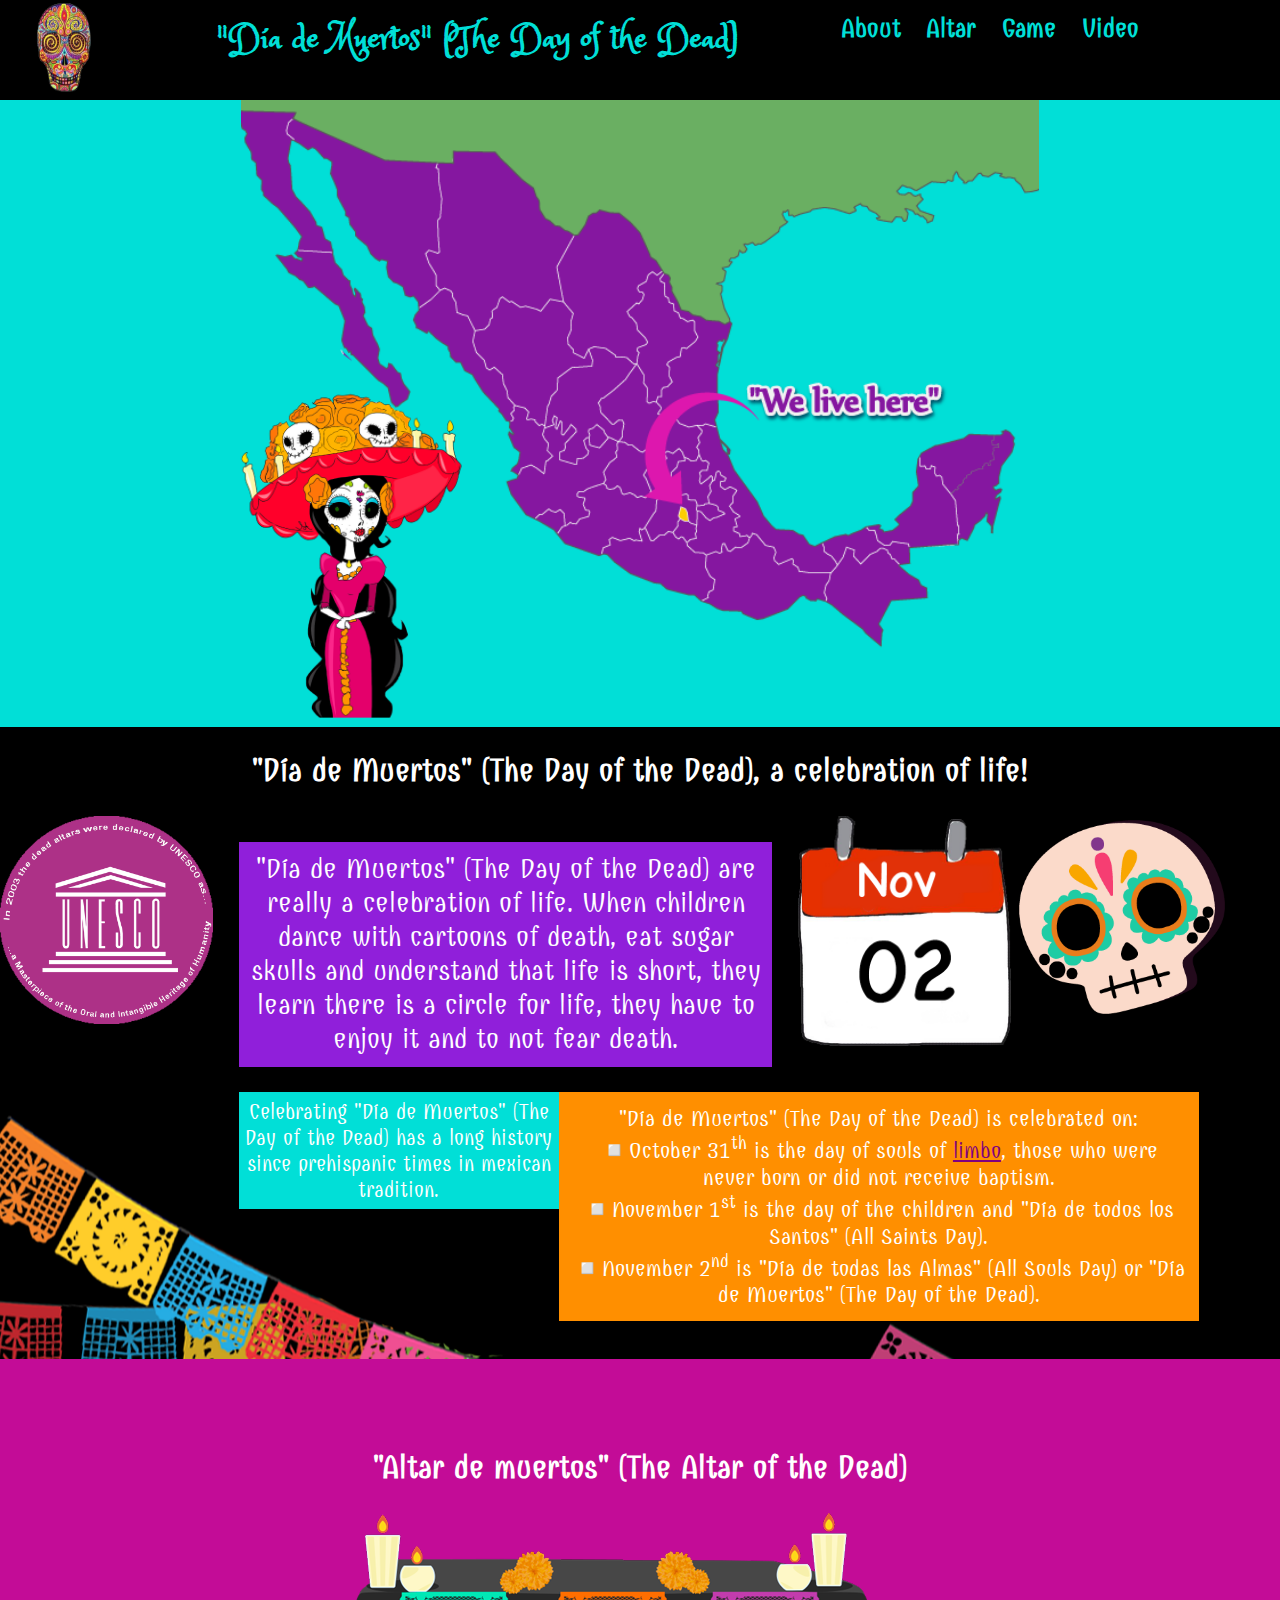
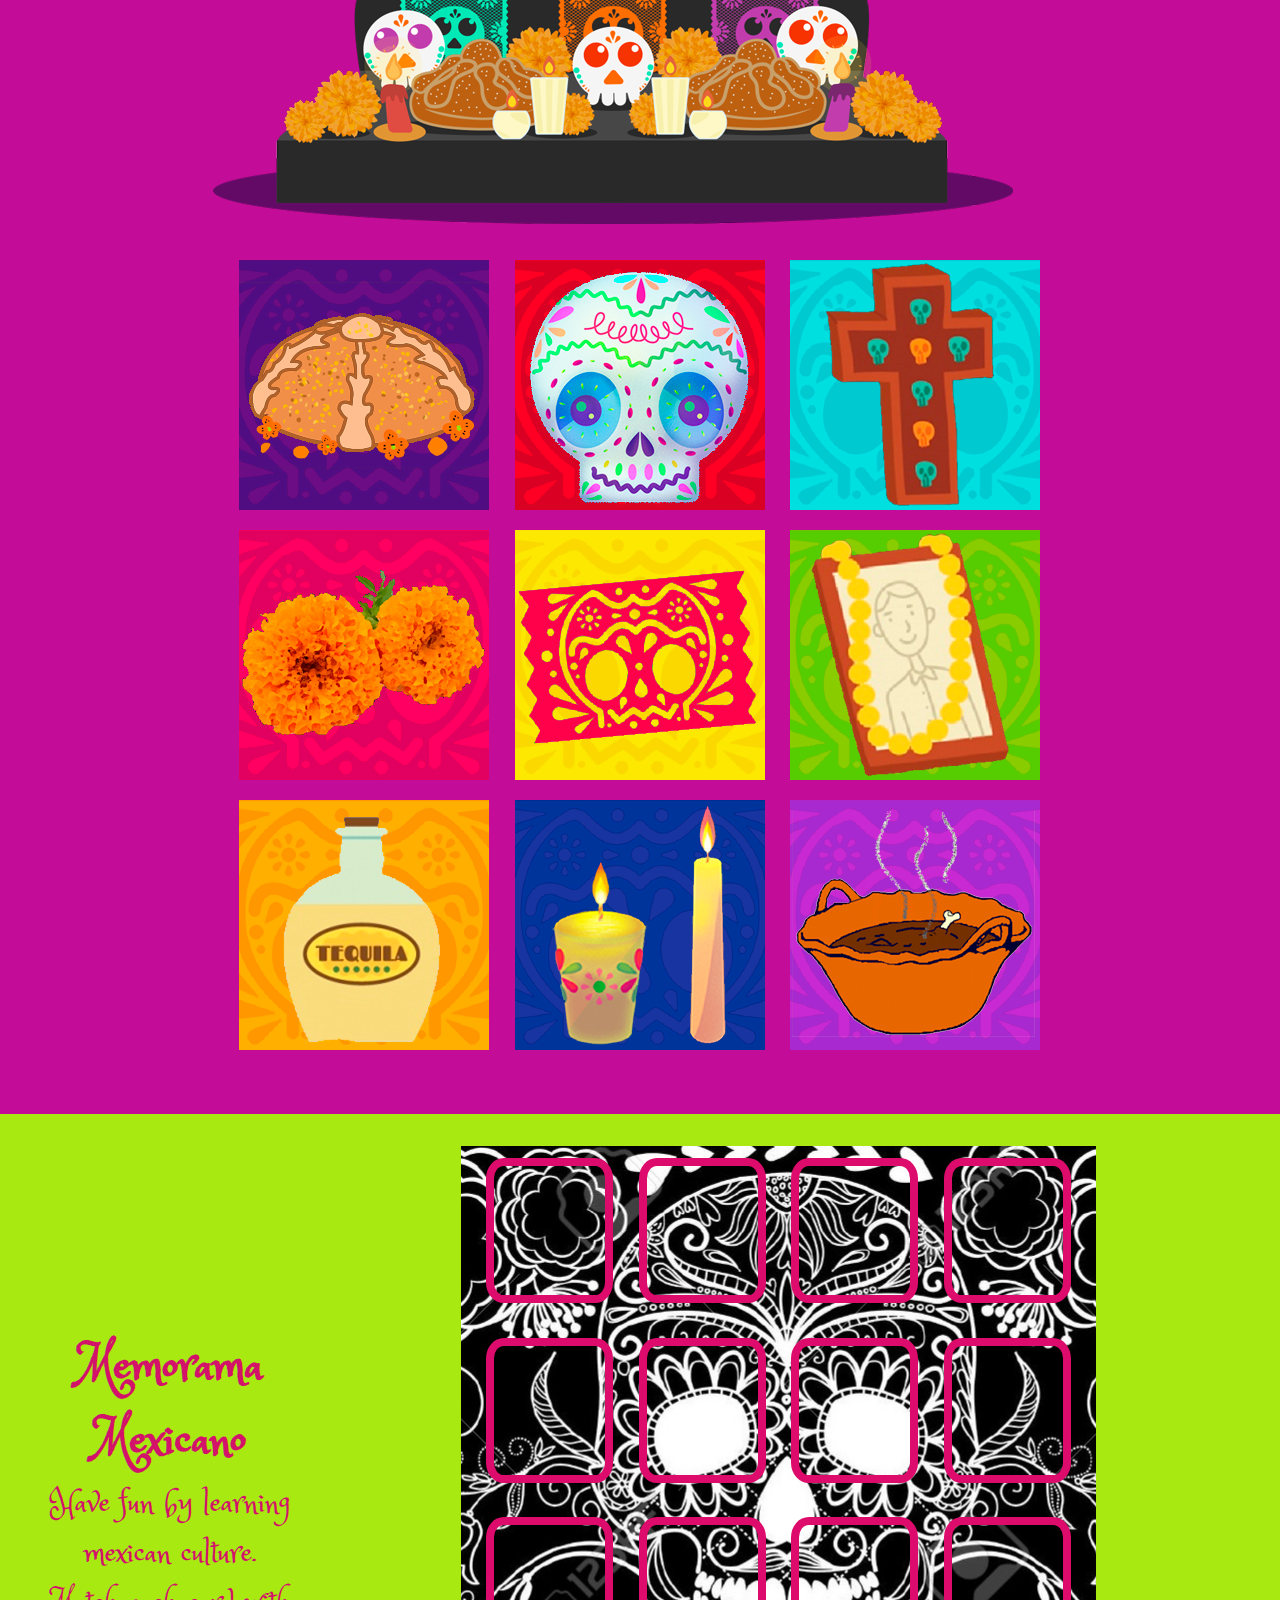
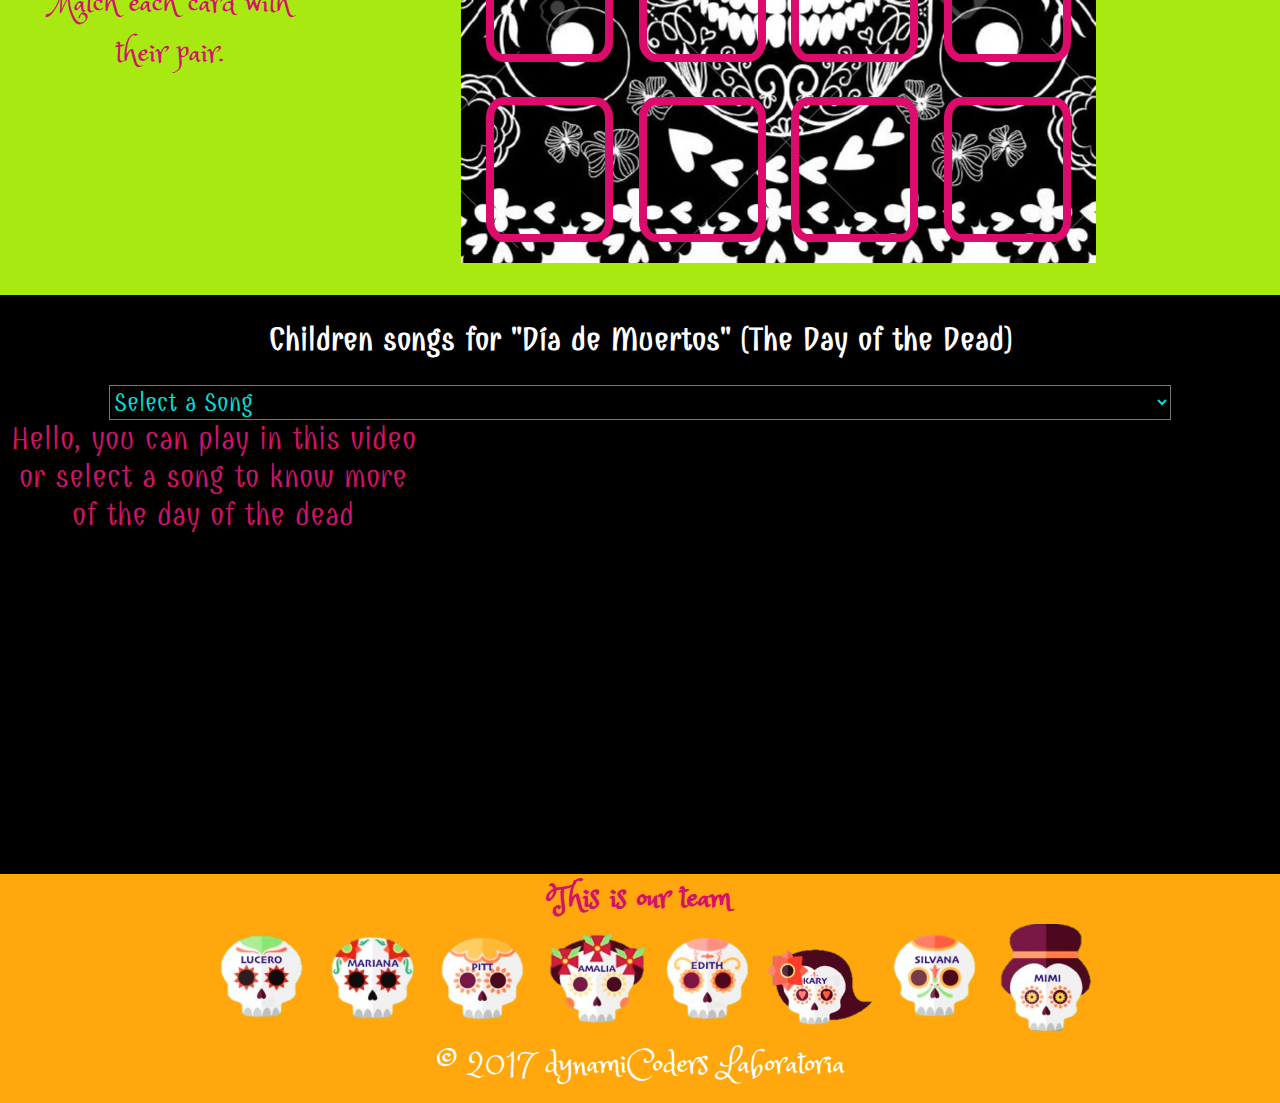
<file: index.html>
<!DOCTYPE html>
<html>
  <head>
  <meta charset="utf-8">
  <meta name="viewport" content="width=device-width,user-scalable=no,initial-scale=1">
  <title>Knowing Mexico</title>
  <link rel="stylesheet" href="assets/css/main.css">
  <link rel="stylesheet" href="assets/css/common.css">
  <link rel="shortcut icon" type="image/x-icon" href="img-altar/calaverita_azucar.png">
  <link href="https://fonts.googleapis.com/css?family=Combo|Metal|Princess+Sofia" rel="stylesheet">
  <link href="https://fonts.googleapis.com/css?family=Combo" rel="stylesheet">
</head>
  <body>
  <header class="fondoYLetraNav">
    <nav class="container">
      <div class="row">
        <img src="assets/img/catrina.gif">
        <div class="col-"></div>
        <h1 class="col-8">"Día de Muertos" (The Day of the Dead)</h1>
        <div class="">
          <a href="#about" class="col- btn-nav"><strong>About</strong></a>
          <a href="#altar" class="col- btn-nav"><strong>Altar</strong></a>
          <a href="#juego" class="col- btn-nav"><strong>Game</strong></a>
          <a href="#video" class="col- btn-nav"><strong>Video</strong></a>
        </div>
      </div>
    </nav>
  </header>

    <section id="mapa" class="container">
      <div class="row ">
        <div class="col-2"></div>
        <div class="col-2 fila1alto"></div>
        <div class="col-5 ">
          <img src="assets/img/globo.png" id="globoBienvenida" class="tamano imgDF" alt="globo Bienvenida">
        </div>
      </div>
      <div class="row ">
        <div class="col-2 "></div>
        <div class="col-3 fila2alto catrina">
          <img src="assets/img/catrinaBienvenida.png" id="catrina" class="tamano pointer" alt="Catrina">
        </div>
        <div class="col-1-1">

        </div>
        <div class="col-2">
          <div class="row ">

          </div>
          <div class="row pointer"  id="divMapaDF" >
            <img src="assets/img/df.png" id="imgMapaDF" class="tamano imgDF" alt="Mapa CDMX">
          </div>

        </div>
      </div>
  </section>
  <section id="about">
    <div>
      <div class="container">
          <h1 class="textCenter title-about">"Día de Muertos" (The Day of the Dead), a celebration of life!</h1>
          <div class="row">
            <div class="col-2"><img class="col-12 unesco-logo" src="assets/img/unesco.png"></div>
            <div class="box-text1 col-5">
              <p class="p-box col-12">"Día de Muertos" (The Day of the Dead) are really a celebration of life.  When children dance with cartoons of death, eat sugar skulls and understand that life is short, they learn there is a circle for life, they have to enjoy it and to not fear death.</p>
            </div>
            <div class="col-2">
              <img class="col-12" src="assets/img/calendar.png">
            </div>
            <div class="col-2">
              <img class="col-12" src="assets/img/calaverita-about.png">
            </div>
          </div>
          <div class="row">
            <div class="col-2"></div>
            <div class="box-text2 col-3">
              <p class="p-box col-12">Celebrating "Día de Muertos" (The Day of the Dead) has a long history since prehispanic times in mexican tradition.</p>
            </div>
            <div class="box-text3 col-6">
              <p class="p-box col-12">"Día de Muertos" (The Day of the Dead) is celebrated on:
                  <br>◽October 31<sup>th</sup> is the day of souls of <a  class="limbo" href="https://en.wikipedia.org/wiki/Limbo">limbo</a>, those who were never born or did not receive baptism.
                  <br>◽November 1<sup>st</sup> is the day of the children and "Día de todos los Santos" (All Saints Day).
                  <br>◽November 2<sup>nd</sup> is "Día de todas las Almas" (All Souls Day) or "Día de Muertos" (The Day of the Dead).
              </p>
            </div>
          </div>
        </div>
    </div>
    </section>
  <section id="altar" class="container">
    <section class="row">
      <h1 class="textCenter title-about">"Altar de muertos" (The Altar of the Dead)</h1>
      <div class="col-2"></div>
      <div id="banner col-">
        <img src="img-altar/ofrenda.png">
      </div>
      <div class="col-2"></div>
      </section>
    <section class="row">
      <div class="col-2"></div>
      <div id="pan" class="col- bloque_ofrenda"></div>
      <div id="calavera" class="col- bloque_ofrenda"></div>
      <div id="cruz" class="col- bloque_ofrenda"></div>
      <div class="col-2"></div>
    </section>
    <section class="row">
      <div class="col-2"></div>
      <div id="flor" class="col- bloque_ofrenda"></div>
      <div id="papel" class="col- bloque_ofrenda"></div>
      <div id="retrato" class="col- bloque_ofrenda"></div>
      <div class="col-2"></div>
    </section>
    <section class="row">
      <div class="col-2"></div>
      <div id="tequila" class="col- bloque_ofrenda"></div>
      <div id="velas" class="col- bloque_ofrenda"></div>
      <div id="mole" class="col- bloque_ofrenda"></div>
      <div class="col-2"></div>
    </section>
  </section>
  <section class="contenedor container" id="juego">
    <section class="row">
    <h1 class="titulo">Memorama Mexicano</h1>
    <p>Have fun by learning mexican culture.</p>
    <div>
      <p>Match each card with their pair.</p>
    </div>
      </section>
    <div id="tablero">
    </div>
  </section>
  <section id="video" class="container">
      <div class="row">
        <h1 class="textCenter title-about">Children songs for "Día de Muertos" (The Day of the Dead)</h1>
      </div>
      <div class="row">
        <select id="escogerVideo" class="selector" >
          <option value="0">Select a Song</option>
          <option value="1">Tumbas por aqui, Tumbas por allá</option>
          <option value="2">Chumba la Cachumba. Video musical. Minilibros Clave de Sol</option>
          <!-- <option value="3">Dia de los Muertos | Film School Shorts</option>
          <option value="4">Dia De Los Muertos (Day Of The Dead) – A Brief Explainer</option> -->
          <!-- <option value="5">La muerte - Huapango</option> -->
        </select>
      </div>
      <div class="row">
        <div class="col-4">
          <p id="tituloCancion">Hello, you can play in this video<br> or select a song to know more<br> of the day of the dead</p>
          <label id="letraCancion"></label>
        </div>
        <div class="col-1">
          <!--  solo de relleno-->
        </div>
        <div class="col-6">
          <iframe id="videosPresentacion" class="video" src="https://www.youtube.com/embed/-v4-1wFEzM0?rel=0" frameborder="0" allowfullscreen></iframe>
        </div>
      </div>
    </section>

  <footer class="container seccion_footer">
    <h1 class="textCenter">This is our team</h1>
    <div>
      <img class="calaveras" src="assets/img/Lucero.png">
      <img class="calaveras" src="assets/img/Mariana.png">
      <img class="calaveras" src="assets/img/Pitt.png">
      <img class="calaveras" src="assets/img/Amalia.png">
      <img class="calaveras" src="assets/img/Edith.png">
      <img class="calaveras" src="assets/img/Kary.png">
      <img class="calaveras" src="assets/img/Silvana.png">
      <img class="calaveras" src="assets/img/Mimi.png">
    </div>
      <ul class="footer">
        <li>© 2017 dynamiCoders</li>
        <li><a class="footer_a" href="http://laboratoria.la/">Laboratoria</a></li>
      </ul>
    </footer>
  <script type="text/javascript" src="assets/js/main.js">

  </script>
  <script src="juego.js"></script>
  </body>
</html>
</file>
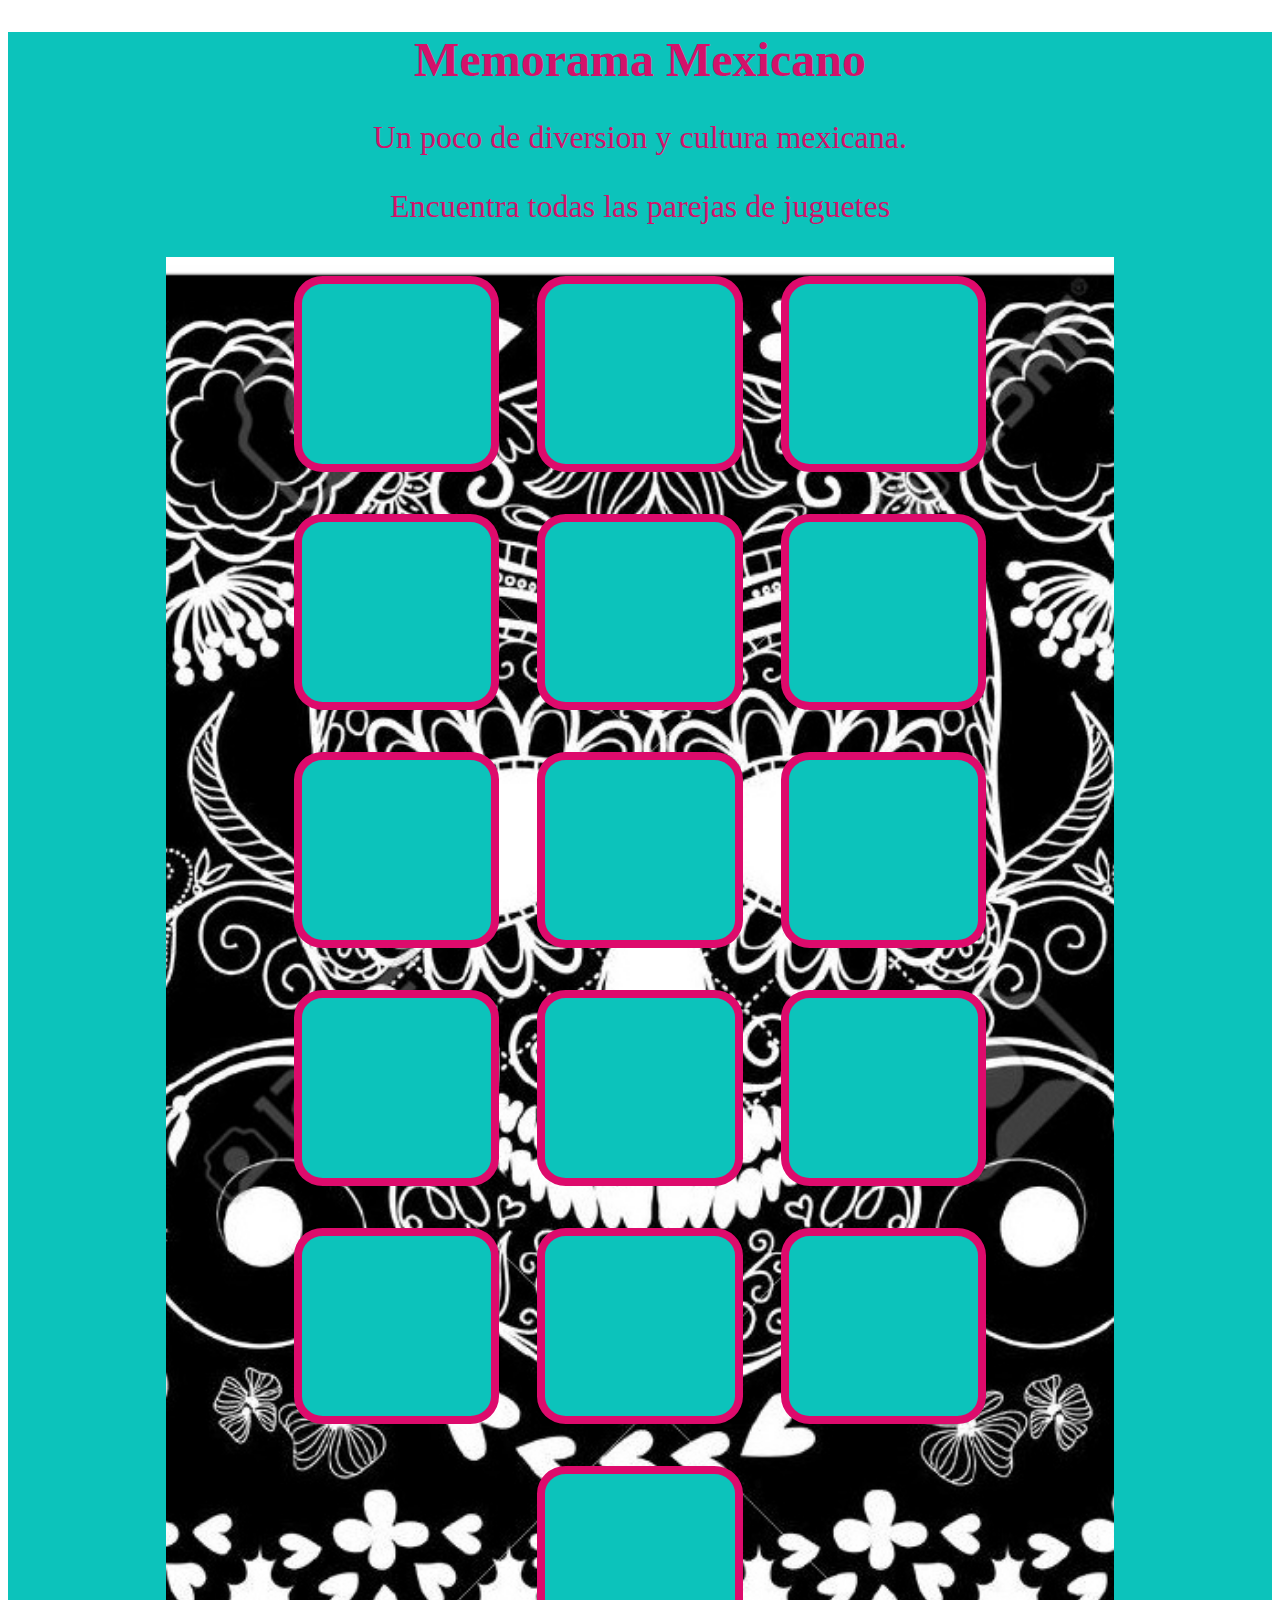
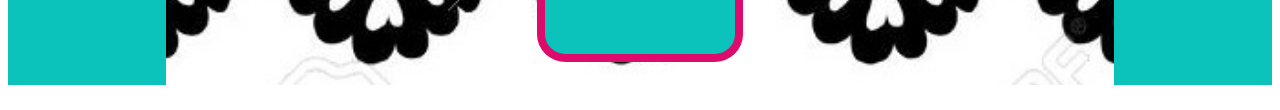
<file: juego.html>
<!DOCTYPE html>
<html>

<head>
  <meta charset="utf-8">
  <meta name="viewport" content="width=device-width,user-scalable=no,initial-scale=1">
  <link rel="stylesheet" href="juego.css">
  <title>MemoMEX</title>
  <!-- defer carga todo el html antes de mostrar. -->
</head>

<body>
  <section class="contenedor">
    <h1 class="titulo">Memorama Mexicano</h1>
    <p>Un poco de diversion y cultura mexicana.</p>
    <div>
      <p>Encuentra todas las parejas de juguetes</p>
    </div>
    <div id="tablero">
    </div>
  </section>
  <script src="juego.js" defer></script>
</body>

</html>
</file>
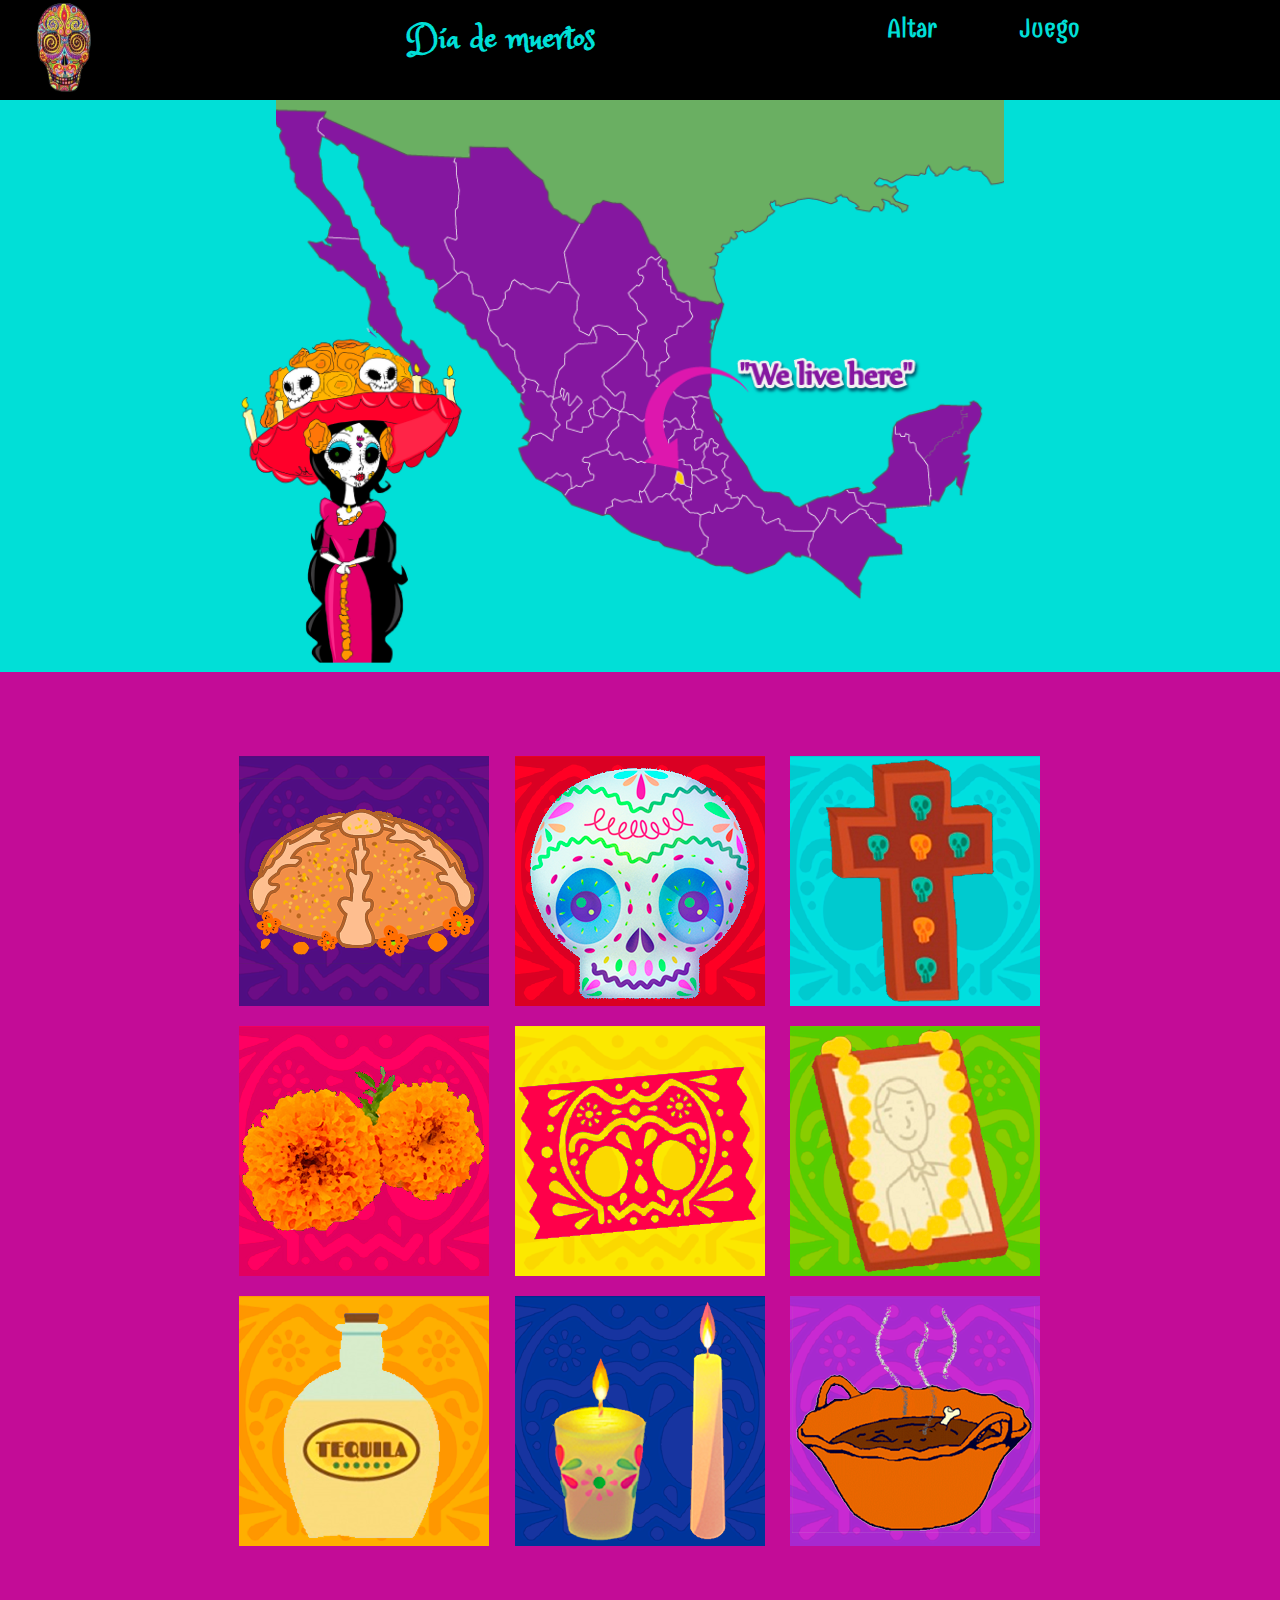
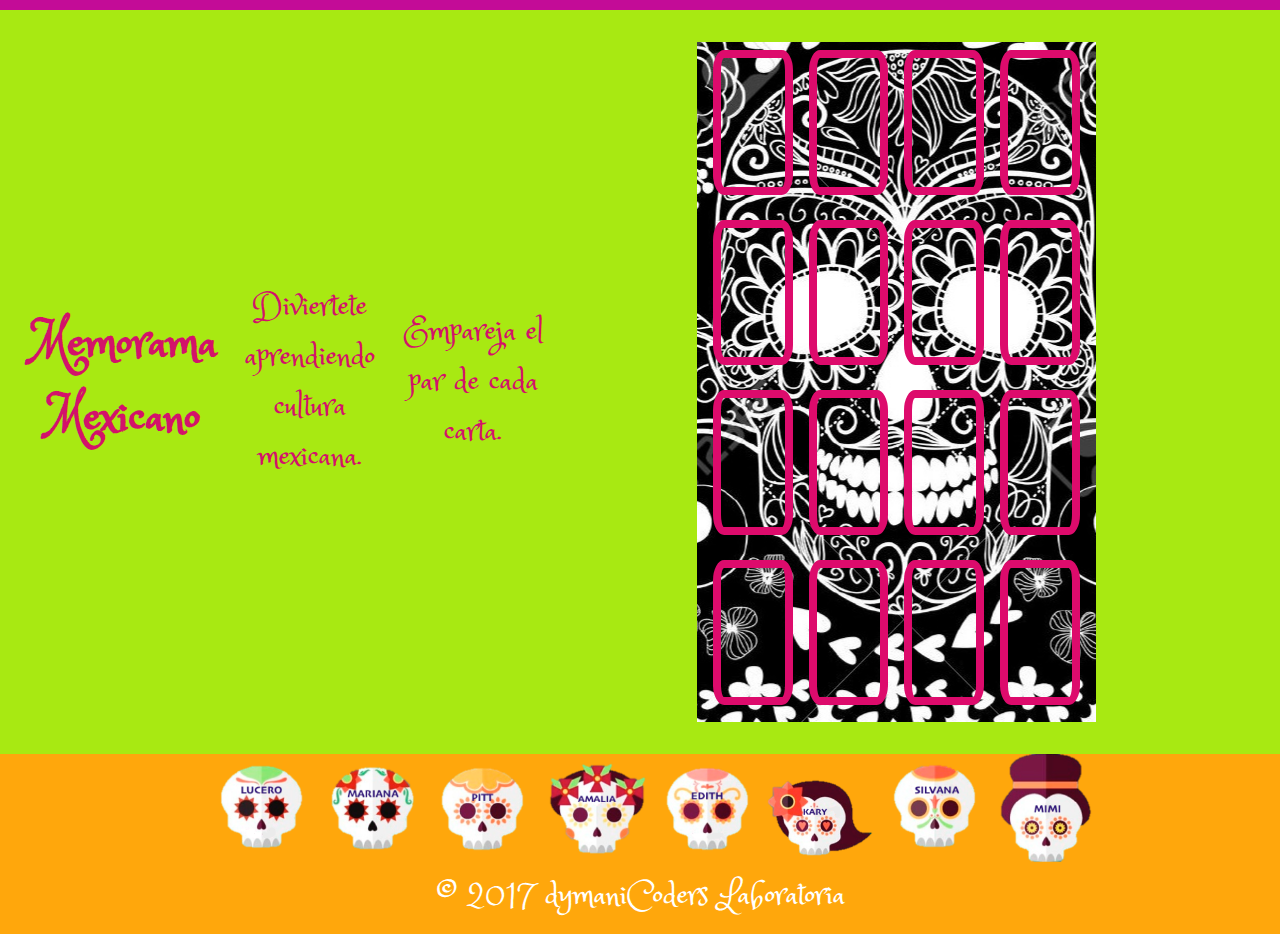
<file: spanish.html>
<!DOCTYPE html>
<html>
  <head>
  <meta charset="utf-8">
  <meta name="viewport" content="width=device-width,user-scalable=no,initial-scale=1">
  <title>Conociendo Mexico</title>
  <link rel="stylesheet" href="assets/css/main.css">
  <link rel="stylesheet" href="assets/css/common.css">

  <link href="https://fonts.googleapis.com/css?family=Combo|Metal|Princess+Sofia" rel="stylesheet">
  <link href="https://fonts.googleapis.com/css?family=Combo" rel="stylesheet">
</head>
  <body>
  <header class="fondoYLetraNav">
    <nav class="container">
      <div class="row">
        <img src="assets/img/catrina.gif">
        <div class="col-"></div>
        <h1 class="col-7">Día de muertos</h1>
        <div class="">
          <a href="#altar" class="col-1"><strong>Altar</strong></a>
          <a href="#juego" class="col-1"><strong>Juego</strong></a>
        </div>
      </div>
    </nav>
  </header>

    <section id="mapa" class="container ">
      <div class="row ">
        <div class="col-2"></div>
        <div class="col-2"></div>
        <div class="col-5">
          <img src="assets/img/globo_esp.png" id="globoBienvenida" class="tamano imgDF" alt="">
        </div>
      </div>
      <div class="row ">
        <div class="col-2"></div>
        <div class="col-3 catrina">
          <img src="assets/img/catrinaBienvenida.png" id="catrina" class="tamano pointer" alt="">
        </div>
        <div class="col-1-1">

        </div>
        <div class="col-2">
          <div class="row">

          </div>
          <div class="row pointer"  id="divMapaDF" >
            <img src="assets/img/df.png" id="imgMapaDF" class="tamano imgDF" alt="">
          </div>

        </div>
      </div>



  </section>
  <section id="altar" class="container">
    <div id="banner"></div>
    <section class="row">
      <div class="col-2"></div>
      <div id="pan" class="col- bloque_ofrenda"></div>
      <div id="calavera" class="col- bloque_ofrenda"></div>
      <div id="cruz" class="col- bloque_ofrenda"></div>
      <div class="col-2"></div>
    </section>
    <section class="row">
      <div class="col-2"></div>
      <div id="flor" class="col- bloque_ofrenda"></div>
      <div id="papel" class="col- bloque_ofrenda"></div>
      <div id="retrato" class="col- bloque_ofrenda"></div>
      <div class="col-2"></div>
    </section>
    <section class="row">
      <div class="col-2"></div>
      <div id="tequila" class="col- bloque_ofrenda"></div>
      <div id="velas" class="col- bloque_ofrenda"></div>
      <div id="mole" class="col- bloque_ofrenda"></div>
      <div class="col-2"></div>
    </section>
  </section>
  <section class="contenedor" id="juego">
    <h1 class="titulo">Memorama Mexicano</h1>
    <p>Diviertete aprendiendo cultura mexicana.</p>
    <div>
      <p>Empareja el par de cada carta.</p>
    </div>
    <div id="tablero">
    </div>
  </section>
  <footer class="seccion_footer">
    <div>
      <img class="calaveras" src="assets/img/Lucero.png">
      <img class="calaveras" src="assets/img/Mariana.png">
      <img class="calaveras" src="assets/img/Pitt.png">
      <img class="calaveras" src="assets/img/Amalia.png">
      <img class="calaveras"src="assets/img/Edith.png">
      <img class="calaveras" src="assets/img/Kary.png">
      <img class="calaveras" src="assets/img/Silvana.png">
      <img class="calaveras" src="assets/img/Mimi.png">
    </div>
      <ul class="footer">
        <li>© 2017 dymaniCoders</li>
        <li><a class="footer_a" href="http://laboratoria.la/">Laboratoria</a></li>
      </ul>
    </footer>
  <script type="text/javascript" src="assets/js/main.js">

  </script>
  <script src="juego.js"></script>
  </body>
</html>
</file>
<file: assets/css/main.css>
/*Sección Barra-Nav*/
.fondoYLetraNav{
  background: #000;
  height: 100px;
  color: white;
}

a{
  text-decoration: none;
  color: white;
}

a:hover{
  background: #01DFD7;
  color: #000;
  font-weight: bold;
}

.tamano{
  width: 90%;
}



nav {
  background-color: #000;
  position: fixed;
  z-index: 5;
}

nav h1{
  margin-top: 1%;
  font-size: 34px;
  color: #01DFD7;
}

nav a {
  font-family: 'Combo', cursive;
  font-size: 26px;
  margin: 1%;
  color: #01DFD7;
}

nav img {
  width: 10%;
  float: left;
  height: 100px;;
}

/*section del mapa*/
#mapa{
  background-color: #01DFD7;
  background-image: url(../img/mapa.png);
  background-position:center;
  background-repeat: no-repeat;
  background-size:contain;
}


.imgDF{
  visibility: hidden;
  transition: ease 1.5s ;
  transform: scale(.01);
}
.imgDFVisible{
  visibility: visible;
  transition: ease 1.5s ;
  transform: scale(1);
}

.pointer{
  cursor: pointer;
}


body {
  font-family: 'Combo', cursive;
  font-family: 'Metal', cursive;
  font-family: 'Princess Sofia', cursive;
}

/*seccion about*/
#about .container {
  margin-top: 0;
  background-color: black;
  height: auto;
  background-image: url(../img/papelPicado.png);
}

.title-about {
  font-family: 'Combo';
  color: #fff;
  padding-top: 2%;
  padding-bottom: 2%
}

.box-text1 {
  height: auto;
  margin: 2%;
  background-color: #901FDA;
  font-family: 'Combo';
  font-size: 150%;
}

.box-text2 {
  height: auto;
  background-color: #01DFD7;
  font-family: 'Combo';
  font-size: 115%;
  margin-bottom: 2%;
  margin-left: 2%;
}

.box-text3 {
  height: auto;
  background-color: #FF8F00;
  font-family: 'Combo';
  font-size: 120%;
  margin-bottom: 3%;
}

.p-box {
  color: #fff;
  font-size: 120%;
  padding: 2%;
}

.unesco-logo {
  margin-right: 2%;
}
.limbo{
  text-decoration: underline;
  color: purple;
}



/*seccion altar*/
.bloque_ofrenda{
	width:250px;
	height:250px;
	display:inline-block;
	transition:ease 1s;
	margin-left:2%;
	cursor:pointer;
	margin-top:20px;
}


#altar{
	margin:0 auto;
	background-color:#C30C97;
  padding-top: 5%;
  padding-bottom: 5%;
}
#banner{
	/*width:830px;
	height:230px;*/
	background-color:#0F9;
	/*background-image:url(../../img-altar/ofrenda.png);*/
}

#banner img {
  margin-left: 30%;
}

#pan{
	background-image:url(../../img-altar/pan_de_muerto.png);
}

#pan:hover{

	background-image:url(../../img-altar/pan_back.png);
}

#calavera{
	background-image:url(../../img-altar/calaverita_azucar.png);
}

#calavera:hover{
	background-image:url(../../img-altar/calaverita_azucar_back.png);
}
#cruz{
	background-image:url(../../img-altar/cruz.png);
}

#cruz:hover{
	background-image:url(../../img-altar/cruz_back.png);
}
#flor{
	background-image:url(../../img-altar/flor.png);
}

#flor:hover{
	background-image:url(../../img-altar/flor_back.png);
}
#papel{
	background-image:url(../../img-altar/papel_picado1.png);
}

#papel:hover{
	background-image:url(../../img-altar/papel_back.png);
}
#retrato{
	background-image:url(../../img-altar/retrato.png);
}

#retrato:hover{
	background-image:url(../../img-altar/retrato_back.png);
}
#tequila{
	background-image:url(../../img-altar/tequila.png);
}

#tequila:hover{
	background-image:url(../../img-altar/tequila_back.png);
}
#velas{
	background-image:url(../../img-altar/velas.png);
}

#velas:hover{
	background-image:url(../../img-altar/velas_back.png);
}
#mole{
	background-image:url(../../img-altar/mole.png);
}

#mole:hover{
	background-image:url(../../img-altar/mole_back.png);
}


.contenedor {
  background-color: #A8E912;
}

#juego {
  display: flex;
  align-items: center;;
  padding: 2.5%;
}
#tablero {
    text-align: center;
    width: 80%;
    background-image: url("../../img-memorama/imagen9.jpg");
    background-position: center;
    margin:.01% 12.5%;
}

#tablero>div {
  width: calc((100%) / 5);
  height: 145px;
  display: inline-block;
  background-color: rgba(255, 255, 255, 0);
  margin: 2%;
  cursor: pointer;
  transition: transform ease .3s;
  border-radius: 14%;
}
#tablero>div:hover {
  transform: scale(1.2);
}
.tarjeta{
  display: none;
  width: 100%;
}

.abrir img {
display: inline-block;
}

.tarjetas {
  width: 100%;
border: 8px solid;
border-color: #dd0b6c;
}

h1, p, ul {
  text-align: center;
  font-size: 2rem;
  color: #d3126a;

}

.titulo {
  font-size: 3rem;
}

/*seccion Videos*/
#video {
  background-color: black;
  color:white;
  font-family: "Combo", cursive;
  text-align: center;
}
.selector{
  background-color: black;
  color: #01DFD7;
  font-size: 26px;
  font-family: "combo", cursive;
  width: 83%;
}
.video{
  width: 100%;
  height: 450px;
  padding: 15px;
}


/* Sección footer */
.seccion_footer{
  background-color: #FFA70C;
}


.nombre>li{
  display: inline-block;
  list-style: none;
  width: 10%;
  height: 10%;

}
.calaveras{
  width: 10%;
  margin: auto;
}

.seccion_footer>div{
  margin-left: 16%;
}

.footer{
  /*font-family: 'Ravi Prakash', cursive;*/
  color: #fff;
  list-style: none;
  padding-bottom: 1%;
}

.footer>li{
  font-size: 100%;
  display: inline-block;
}

.footer>li>a{
  text-decoration: none;
  color: #fff;
}
.footer>li>a:hover{
  color: #FF00BF;
  text-decoration: none;
}
</file>
<file: assets/css/common.css>
*{
  box-sizing: border-box;
  margin: 0;
  padding: 0;
}
.textCenter{
  text-align: center;
}
.container{
  width: 100%;
  margin: 0 auto;
}
.row:before, .row:after{
  content: " ";
  display: table;
}
.row:after{
  clear: both;
}
[class*="col-"]{
  min-height: 7px;
  float: left;
}
.col-1-1{
  width: 5%;
}
.col-1{
  width: 8.333%;
}
.col-2{
  width: 16.667%;
}
.col-3{
  width: 25%;
}
.col-4{
  width: 33.333%;
}
.col-5{
  width: 41.667%;
}
.col-6{
  width: 50%;
}
.col-7{
  width: 58.333%;
}
.col-8{
  /*width: 66.667%;*/
  width: 700px;
}
.col-9{
  width: 75%;
}
.col-10{
  width: 83.333%;
}
.col-11{
  width: 91.667%;
}
.col-12{
  width: 100%;
}
</file>
<file: juego.css>
.contenedor {
  background-color:#0CC3BB;
}
#tablero {
    text-align: center;
    width: 75%;
    background-image: url("img-memorama/imagen9.jpg");
    background-position: center;
    background-size: cover;
    margin:2% 12.5%;
}

#tablero>div {
  width: calc((100%) / 5);
  height: 180px;
  display: inline-block;
  background-color: #0CC3BB;
  margin: 2%;
  cursor: pointer;
  transition: transform ease .3s;
  border-radius: 14%;
}
#tablero>div:hover {
  transform: scale(1.2);
}
.tarjeta{
  display: none;
  width: 100%;
}

.abrir img {
display: inline-block;
}

.tarjetas {
  width: 100%;
border: 8px solid;
border-color: #dd0b6c;
}

h1, p, ul {
  text-align: center;
  font-size: 2rem;
  color: #d3126a;

}

.titulo {
  font-size: 3rem;
}
</file>
